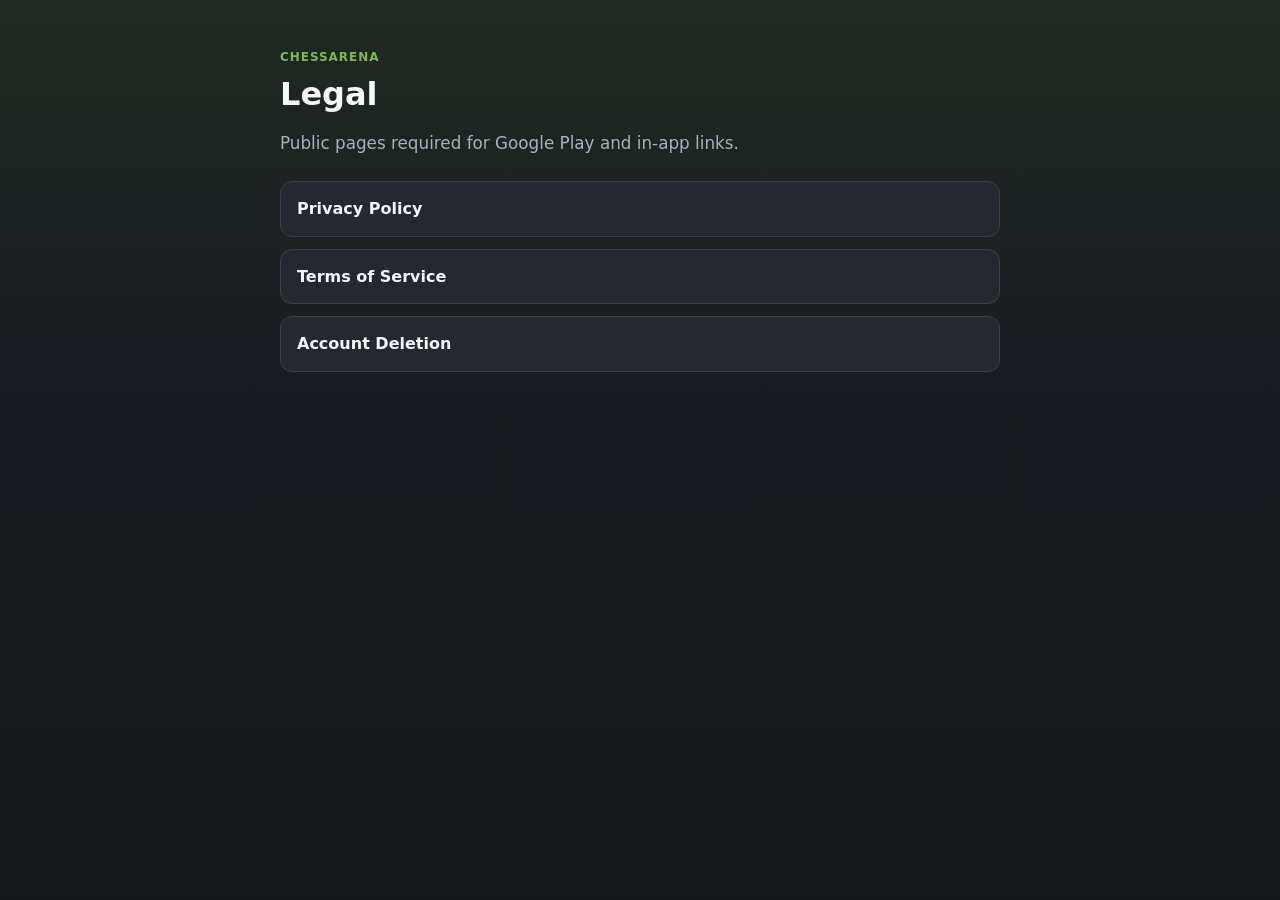
<file: index.html>
<!DOCTYPE html>
<html lang="en">
<head>
  <meta charset="utf-8" />
  <meta name="viewport" content="width=device-width, initial-scale=1" />
  <title>ChessArena — Legal</title>
  <link rel="stylesheet" href="styles.css" />
</head>
<body>
  <main class="wrap">
    <p class="eyebrow">ChessArena</p>
    <h1>Legal</h1>
    <p class="lead">Public pages required for Google Play and in-app links.</p>
    <ul class="links">
      <li><a href="privacy-policy.html">Privacy Policy</a></li>
      <li><a href="terms.html">Terms of Service</a></li>
      <li><a href="delete-account.html">Account Deletion</a></li>
    </ul>
  </main>
</body>
</html>
</file>
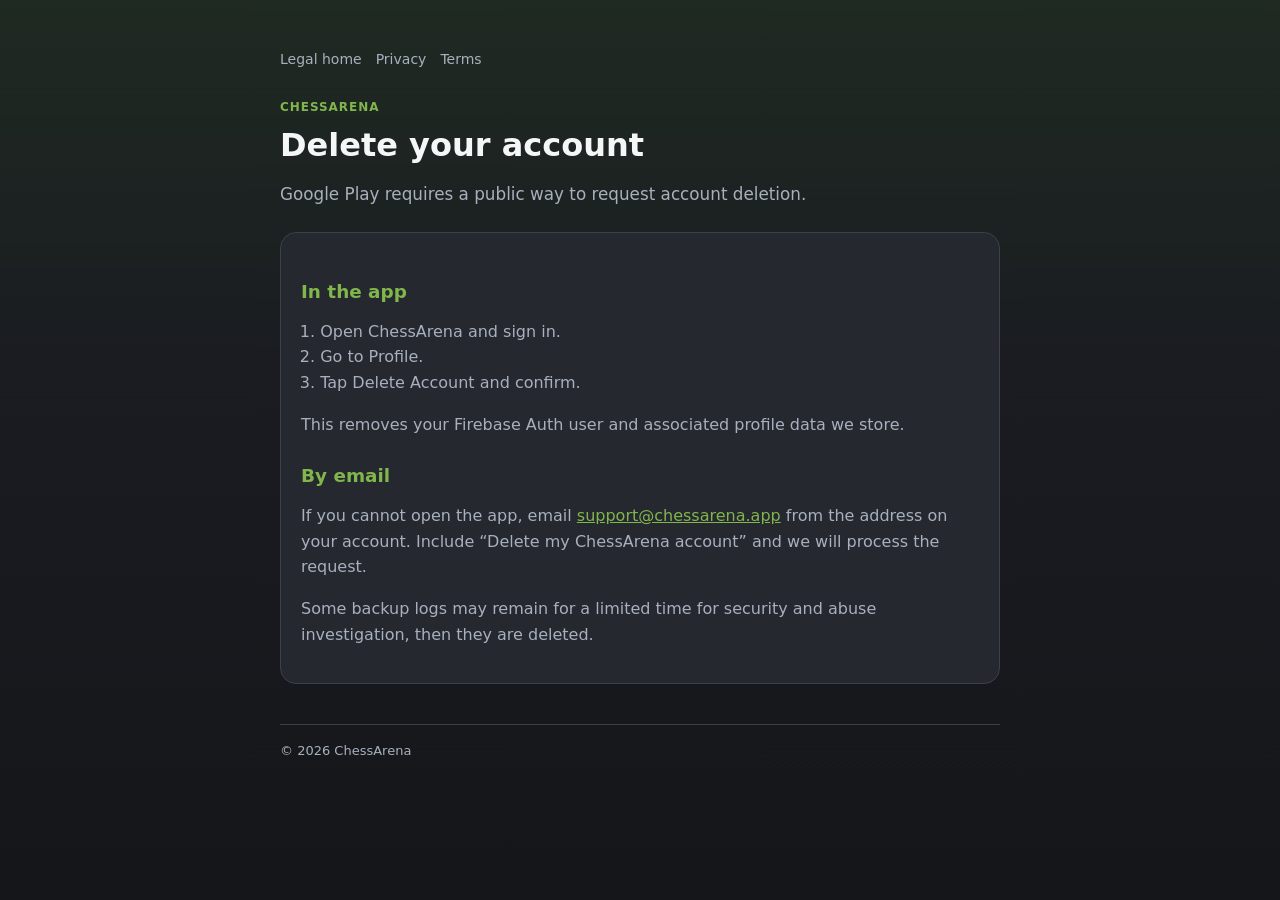
<file: delete-account.html>
<!DOCTYPE html>
<html lang="en">
<head>
  <meta charset="utf-8" />
  <meta name="viewport" content="width=device-width, initial-scale=1" />
  <title>Account Deletion — ChessArena</title>
  <link rel="stylesheet" href="styles.css" />
</head>
<body>
  <main class="wrap">
    <nav class="nav">
      <a href="index.html">Legal home</a>
      <a href="privacy-policy.html">Privacy</a>
      <a href="terms.html">Terms</a>
    </nav>
    <p class="eyebrow">ChessArena</p>
    <h1>Delete your account</h1>
    <p class="lead">Google Play requires a public way to request account deletion.</p>
    <div class="card">
      <h2>In the app</h2>
      <ol>
        <li>Open ChessArena and sign in.</li>
        <li>Go to Profile.</li>
        <li>Tap Delete Account and confirm.</li>
      </ol>
      <p>This removes your Firebase Auth user and associated profile data we store.</p>
      <h2>By email</h2>
      <p>If you cannot open the app, email <a href="mailto:support@chessarena.app">support@chessarena.app</a> from the address on your account. Include “Delete my ChessArena account” and we will process the request.</p>
      <p>Some backup logs may remain for a limited time for security and abuse investigation, then they are deleted.</p>
    </div>
    <footer>© 2026 ChessArena</footer>
  </main>
</body>
</html>
</file>
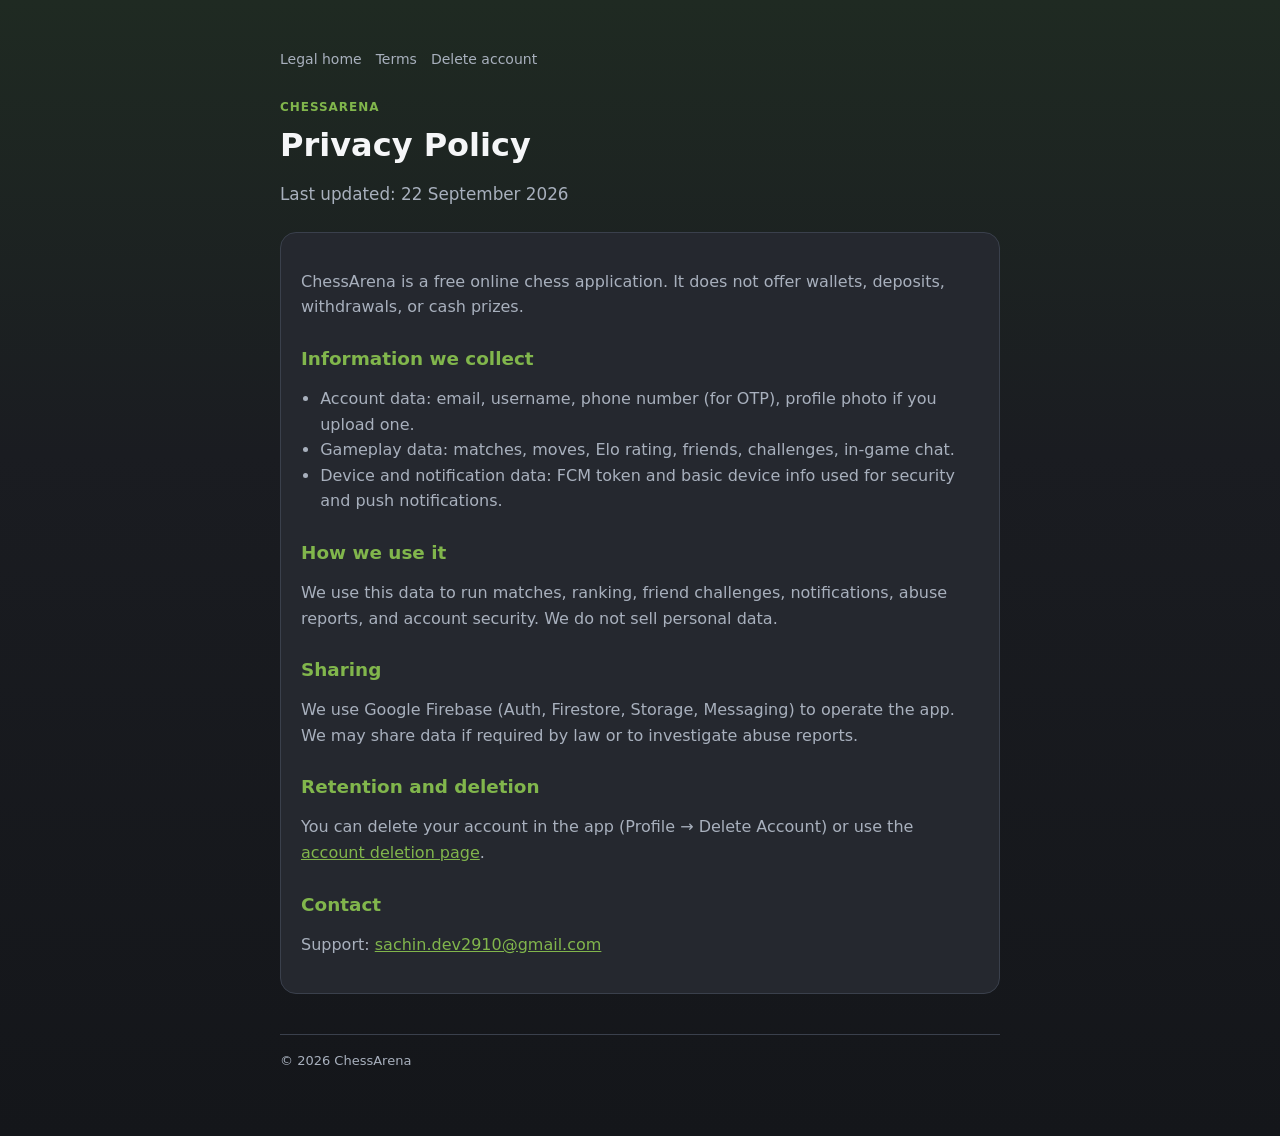
<file: privacy-policy.html>
<!DOCTYPE html>
<html lang="en">
<head>
  <meta charset="utf-8" />
  <meta name="viewport" content="width=device-width, initial-scale=1" />
  <title>Privacy Policy — ChessArena</title>
  <link rel="stylesheet" href="styles.css" />
</head>
<body>
  <main class="wrap">
    <nav class="nav">
      <a href="index.html">Legal home</a>
      <a href="terms.html">Terms</a>
      <a href="delete-account.html">Delete account</a>
    </nav>
    <p class="eyebrow">ChessArena</p>
    <h1>Privacy Policy</h1>
    <p class="lead">Last updated: 22 September 2026</p>
    <div class="card">
      <p>ChessArena is a free online chess application. It does not offer wallets, deposits, withdrawals, or cash prizes.</p>
      <h2>Information we collect</h2>
      <ul>
        <li>Account data: email, username, phone number (for OTP), profile photo if you upload one.</li>
        <li>Gameplay data: matches, moves, Elo rating, friends, challenges, in-game chat.</li>
        <li>Device and notification data: FCM token and basic device info used for security and push notifications.</li>
      </ul>
      <h2>How we use it</h2>
      <p>We use this data to run matches, ranking, friend challenges, notifications, abuse reports, and account security. We do not sell personal data.</p>
      <h2>Sharing</h2>
      <p>We use Google Firebase (Auth, Firestore, Storage, Messaging) to operate the app. We may share data if required by law or to investigate abuse reports.</p>
      <h2>Retention and deletion</h2>
      <p>You can delete your account in the app (Profile → Delete Account) or use the <a href="delete-account.html">account deletion page</a>.</p>
      <h2>Contact</h2>
      <p>Support: <a href="mailto:sacchin.dev2910@gmail.com">sachin.dev2910@gmail.com</a></p>
    </div>
    <footer>© 2026 ChessArena</footer>
  </main>
</body>
</html>
</file>
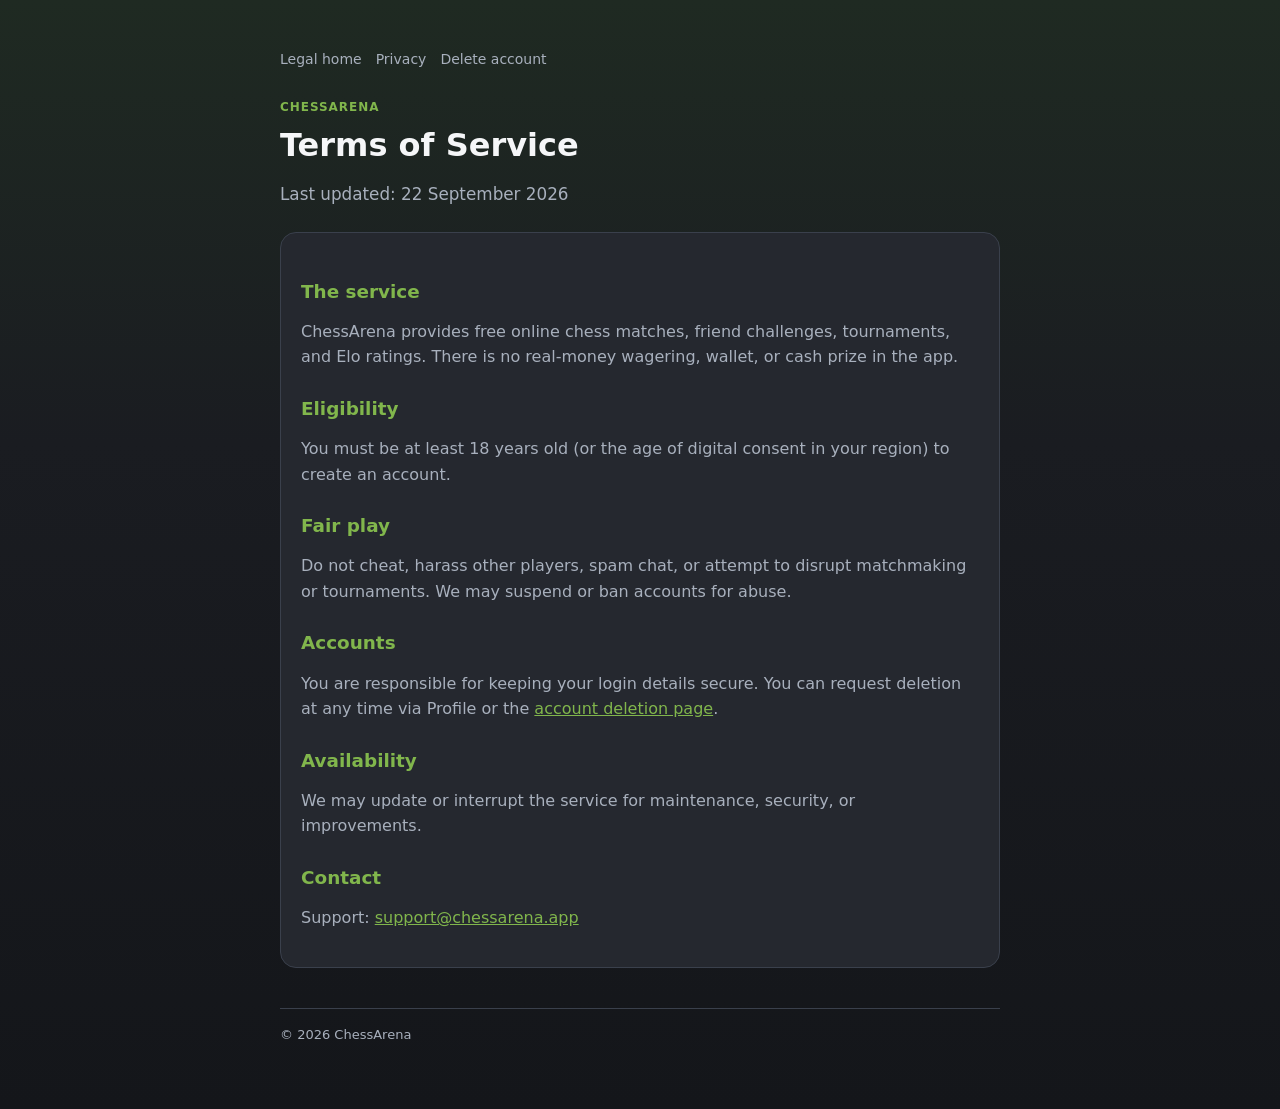
<file: terms.html>
<!DOCTYPE html>
<html lang="en">
<head>
  <meta charset="utf-8" />
  <meta name="viewport" content="width=device-width, initial-scale=1" />
  <title>Terms of Service — ChessArena</title>
  <link rel="stylesheet" href="styles.css" />
</head>
<body>
  <main class="wrap">
    <nav class="nav">
      <a href="index.html">Legal home</a>
      <a href="privacy-policy.html">Privacy</a>
      <a href="delete-account.html">Delete account</a>
    </nav>
    <p class="eyebrow">ChessArena</p>
    <h1>Terms of Service</h1>
    <p class="lead">Last updated: 22 September 2026</p>
    <div class="card">
      <h2>The service</h2>
      <p>ChessArena provides free online chess matches, friend challenges, tournaments, and Elo ratings. There is no real-money wagering, wallet, or cash prize in the app.</p>
      <h2>Eligibility</h2>
      <p>You must be at least 18 years old (or the age of digital consent in your region) to create an account.</p>
      <h2>Fair play</h2>
      <p>Do not cheat, harass other players, spam chat, or attempt to disrupt matchmaking or tournaments. We may suspend or ban accounts for abuse.</p>
      <h2>Accounts</h2>
      <p>You are responsible for keeping your login details secure. You can request deletion at any time via Profile or the <a href="delete-account.html">account deletion page</a>.</p>
      <h2>Availability</h2>
      <p>We may update or interrupt the service for maintenance, security, or improvements.</p>
      <h2>Contact</h2>
      <p>Support: <a href="mailto:support@chessarena.app">support@chessarena.app</a></p>
    </div>
    <footer>© 2026 ChessArena</footer>
  </main>
</body>
</html>
</file>
<file: styles.css>
:root {
  --bg: #1a1c21;
  --card: #25282f;
  --text: #f5f6f8;
  --muted: #a8b0bd;
  --accent: #81b64c;
  --line: #3a404c;
}
* { box-sizing: border-box; }
body {
  margin: 0;
  font-family: "Segoe UI", system-ui, -apple-system, sans-serif;
  background: linear-gradient(180deg, #1f2a22 0%, var(--bg) 40%, #14161a 100%);
  color: var(--text);
  min-height: 100vh;
  line-height: 1.6;
}
.wrap {
  max-width: 760px;
  margin: 0 auto;
  padding: 48px 20px 64px;
}
.eyebrow {
  color: var(--accent);
  font-weight: 700;
  letter-spacing: 0.08em;
  text-transform: uppercase;
  font-size: 12px;
  margin: 0 0 8px;
}
h1, h2 { line-height: 1.2; }
h1 { font-size: 2rem; margin: 0 0 12px; }
h2 { font-size: 1.15rem; margin: 28px 0 10px; color: var(--accent); }
.lead, p, li { color: var(--muted); }
.lead { font-size: 1.05rem; margin-bottom: 24px; }
a { color: var(--accent); }
.card {
  background: var(--card);
  border: 1px solid var(--line);
  border-radius: 16px;
  padding: 20px;
  margin-top: 16px;
}
.links { list-style: none; padding: 0; margin: 24px 0 0; }
.links li { margin: 0 0 12px; }
.links a {
  display: block;
  padding: 14px 16px;
  background: var(--card);
  border: 1px solid var(--line);
  border-radius: 12px;
  text-decoration: none;
  color: var(--text);
  font-weight: 700;
}
.links a:hover { border-color: var(--accent); color: var(--accent); }
.nav {
  display: flex;
  gap: 14px;
  flex-wrap: wrap;
  margin-bottom: 28px;
  font-size: 14px;
}
.nav a { color: var(--muted); text-decoration: none; }
.nav a:hover { color: var(--accent); }
ol, ul { padding-left: 1.2rem; }
footer {
  margin-top: 40px;
  padding-top: 16px;
  border-top: 1px solid var(--line);
  color: var(--muted);
  font-size: 13px;
}
</file>
